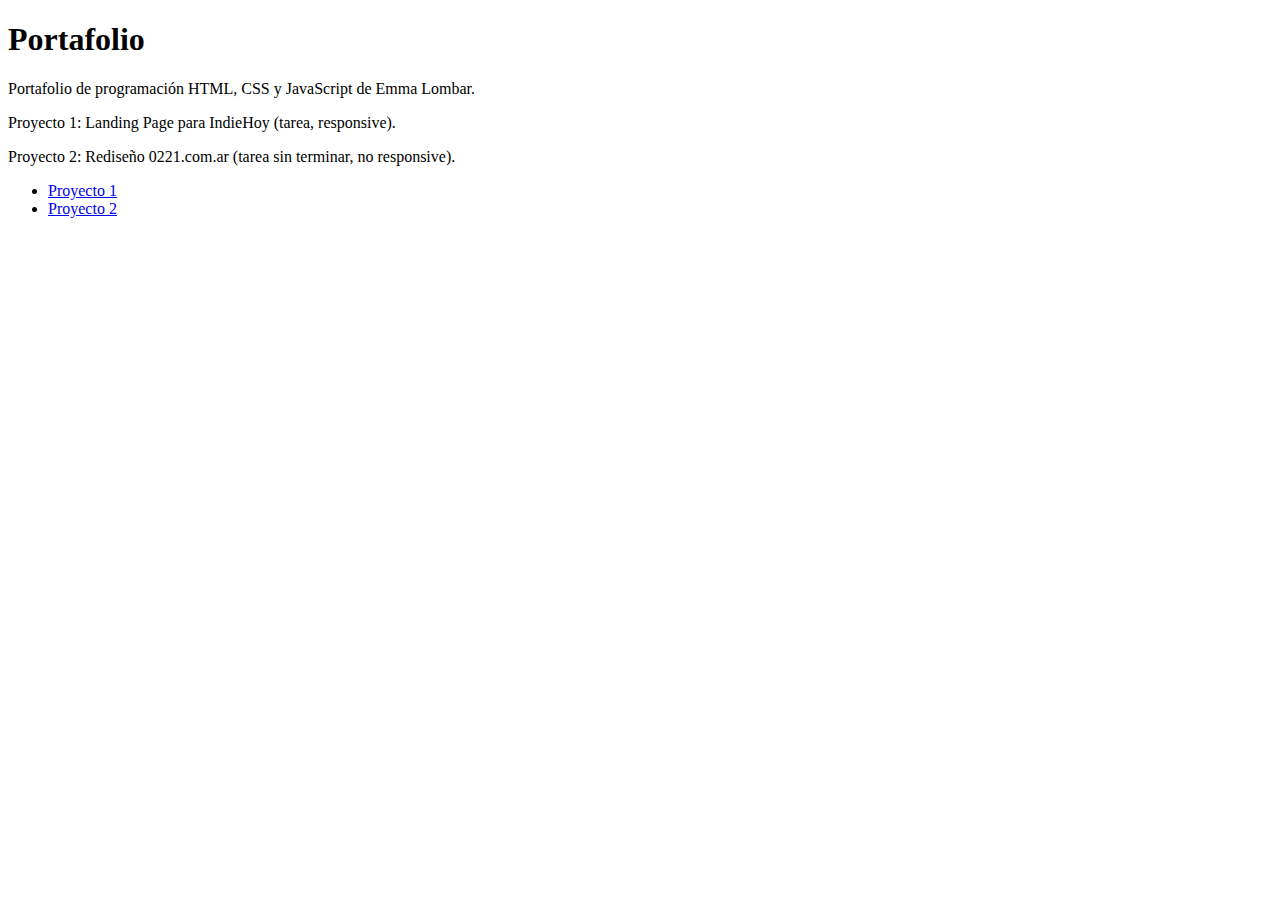
<file: index.html>
<!DOCTYPE html>
<html lang="es">
<head>
    <meta charset="UTF-8">
    <meta name="viewport" content="width=device-width, initial-scale=1.0">
    <title>Portafolio</title>
</head>
<body>
    <h1>Portafolio</h1>
    <p>Portafolio de programación HTML, CSS y JavaScript de Emma Lombar. </p>
    <p>Proyecto 1: Landing Page para IndieHoy (tarea, responsive). </p>
    <p> Proyecto 2: Rediseño 0221.com.ar (tarea sin terminar, no responsive).</p>
   
    <ul>
        <li><a href="proyecto1/index.html">Proyecto 1</a></li>
        <li><a href="proyecto2/index.html">Proyecto 2</a></li>
    </ul>
</body>
</html>
</file>
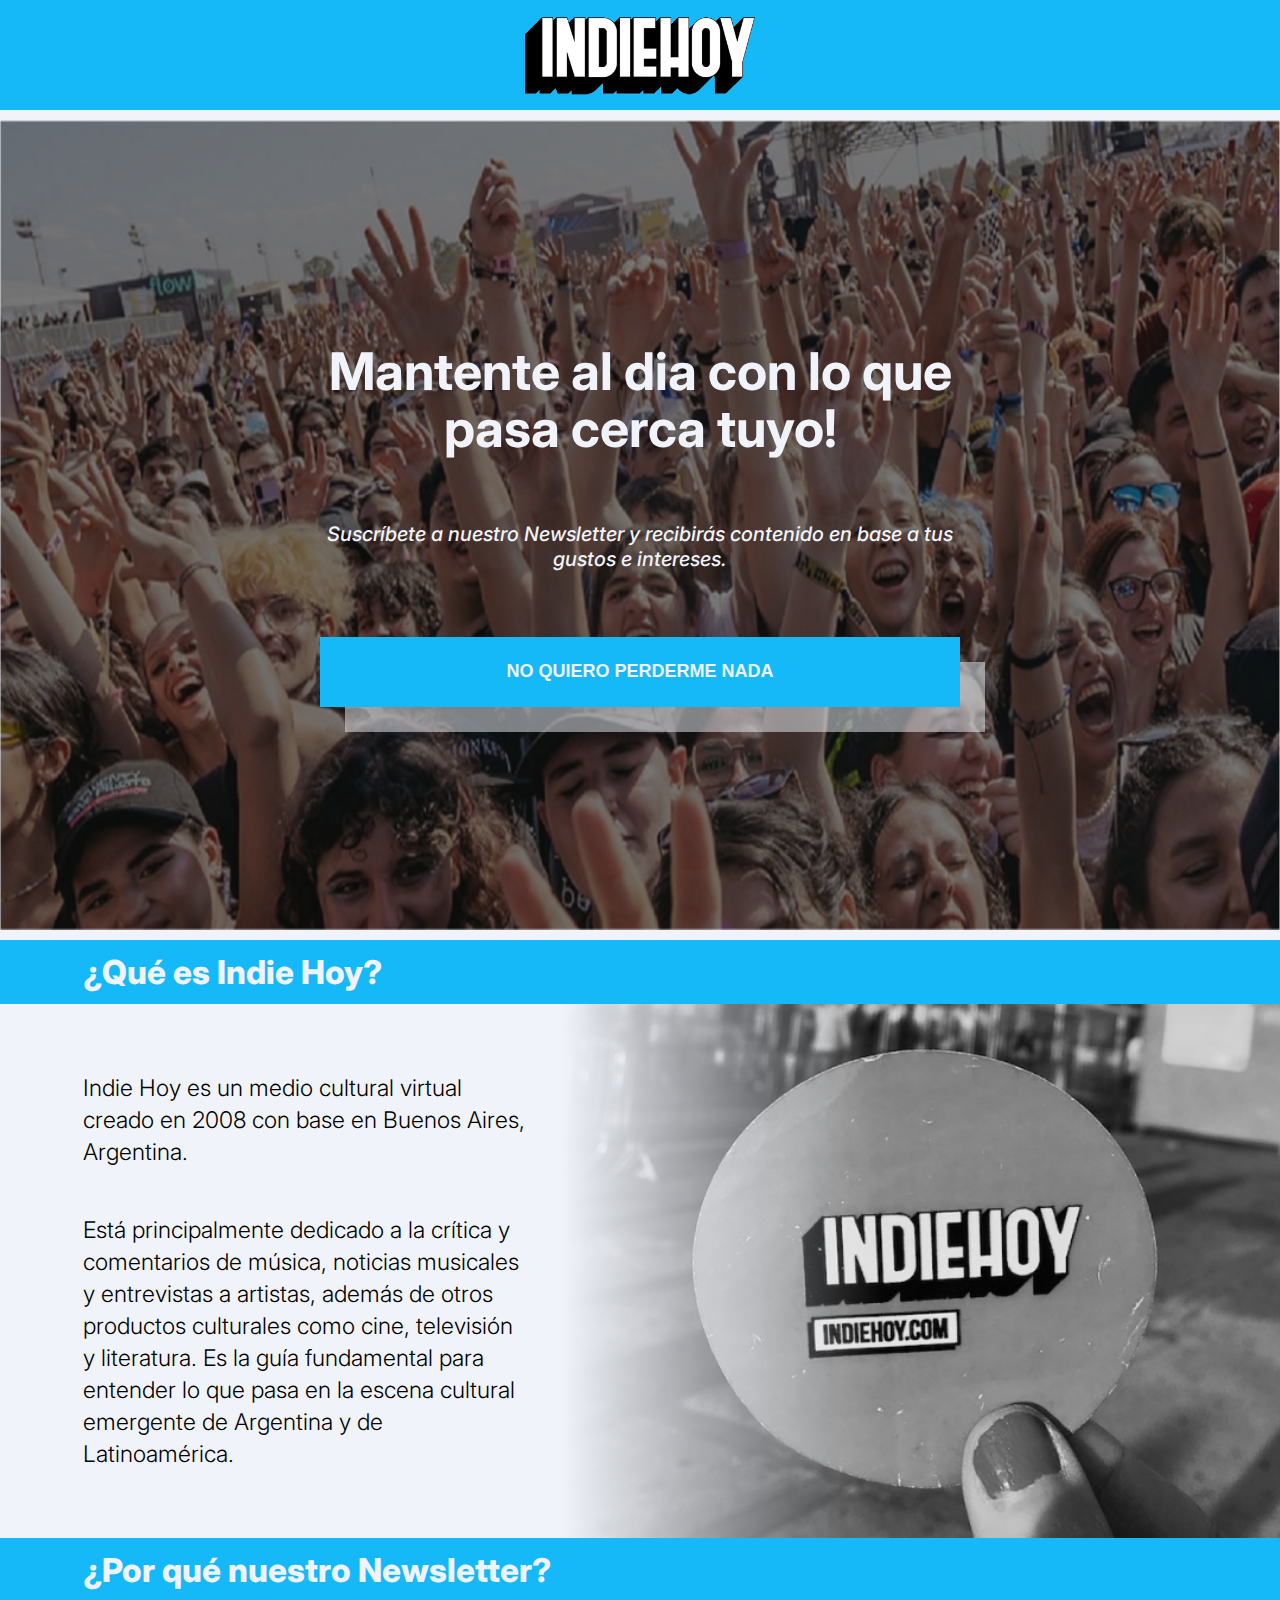
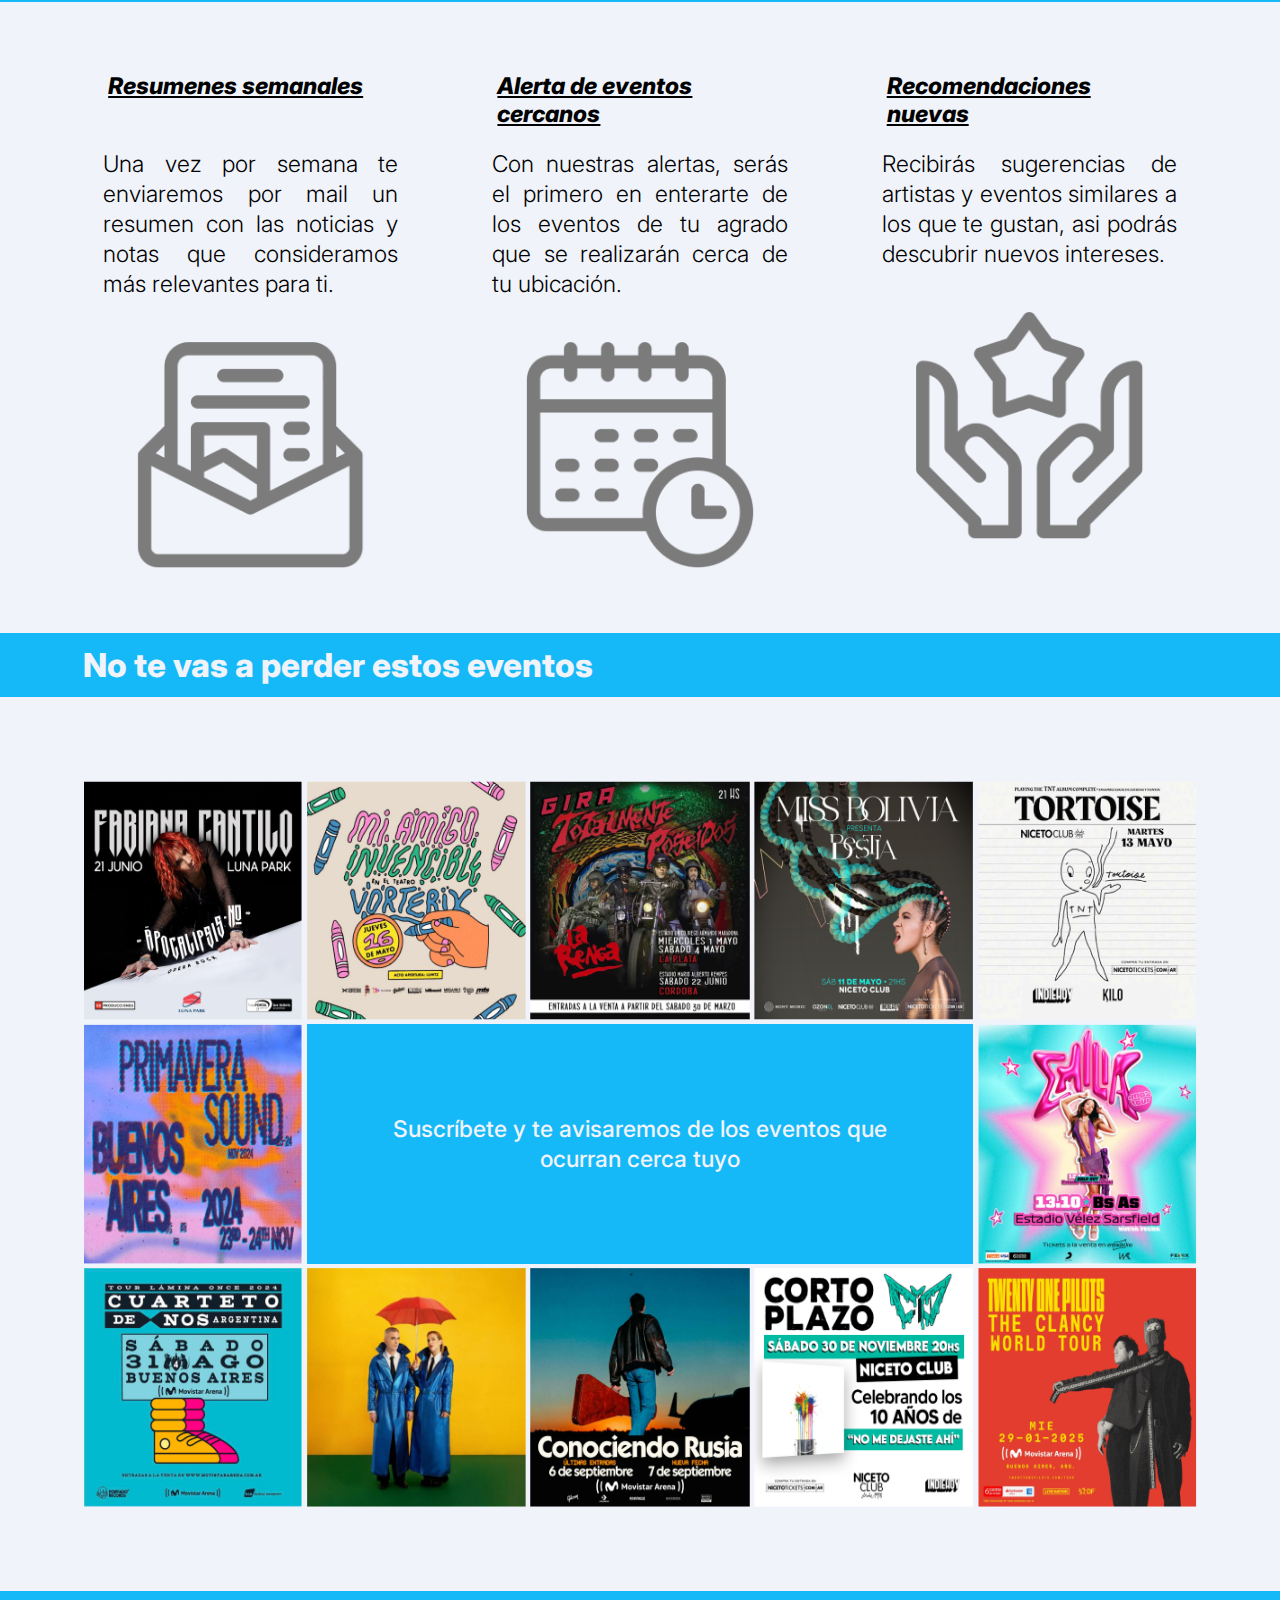
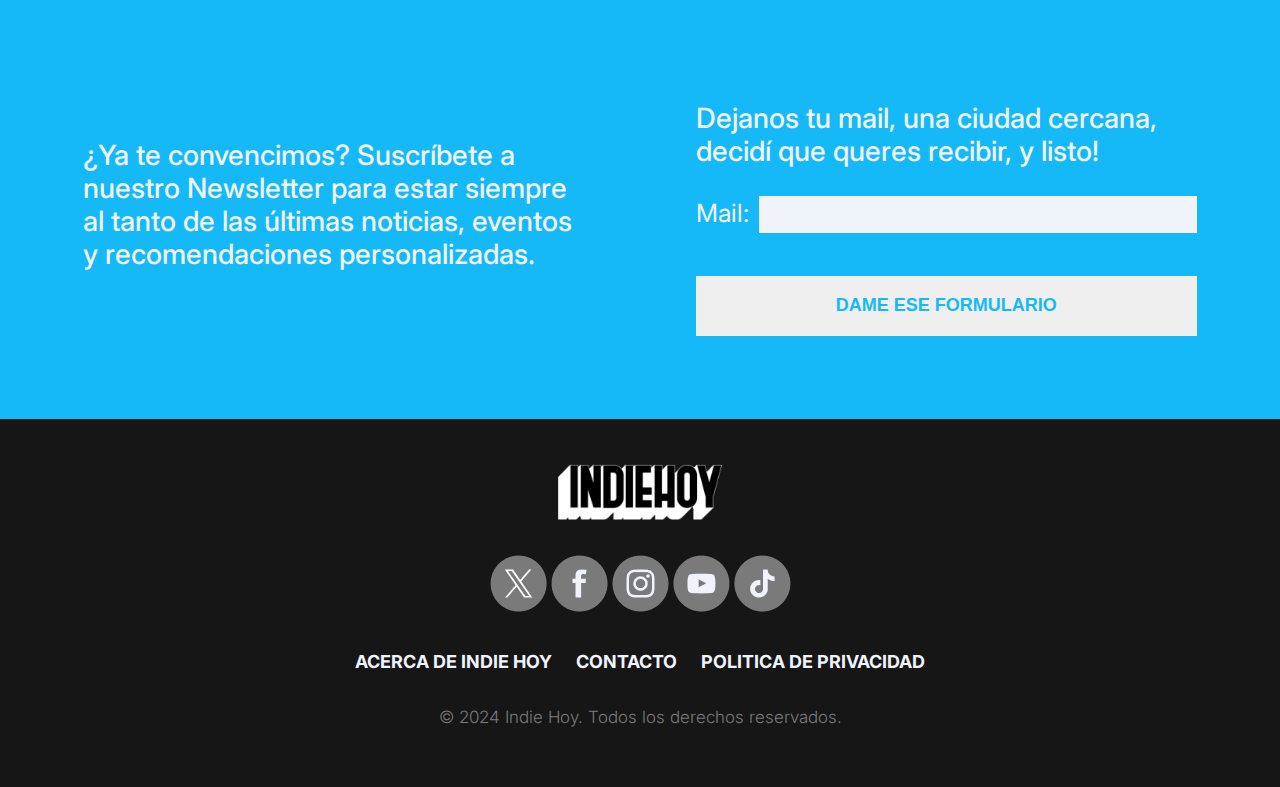
<file: proyecto1/index.html>
<!DOCTYPE html>

<html lang="es">
  <head>
    <title>Mantente al dia con lo que te gusta!</title>

    <meta charset="UTF-8" />
    <meta name="viewport" content="width=device-width, initial-scale=1" />

    <meta name="languaje" content="es" />
    <link rel="stylesheet" href="estilo.css" />
  </head>

  <body>
    <header>
      <img src="img/logo-indiehoy.png" alt="Logo IndieHoy" class="logo" />
    </header>

    <section class="portada">
      <div class="fondo">
        <img src="img/lolla desktop.png" alt="Fondo1" class="imagen-fondo" />
        <img src="img/bocas desktop.png" alt="Fondo2" class="imagen-fondo" />
        <img src="img/feria desktop.jpg" alt="Fondo3" class="imagen-fondo" />
      </div>

      <div class="Arriba">
        <h1>Mantente al dia con lo que pasa cerca tuyo!</h1>

        <p>
          Suscríbete a nuestro Newsletter y recibirás contenido en base a tus
          gustos e intereses.
        </p>

        <button class="boton-uno" id="abrir">NO QUIERO PERDERME NADA</button>

        <div class="overlay-pop" id="overlay-pop"></div>

        <div class="popup" id="popup">
          <button class="cerrar" id="cerrar">X</button>
          <div class="popup-contenido" id="form">
            <h3>Únete a nuestro Newsletter</h3>
            <p>
              Recibe información sobre eventos, música y más, todo adaptado a
              tus intereses, directamente en tu correo.
            </p>

            <form id="form">
              <div class="nombre">
                <label for="nombre">Nombre:</label>
                <input type="text" name="nombre" id="nombre" required="true" />
              </div>
              <div class="mail">
                <label for="mail">Mail:</label>
                <input type="text" name="mail" id="mail" required="true" />
              </div>
              <div class="ciudad">
                <div id="ciudadeinfo">
                  <label for="ciudad">Ciudad:</label>

                  <div class="contenedor-info">
                    <input type="checkbox" id="info" class="info-checkbox" />
                    <label for="info" class="info-boton">
                      <img
                        src="img/informacion.png"
                        alt="Icono de informacion"
                        class="clickable-image"
                      />
                    </label>
                    <div class="overlay" id="overlay">
                      <div class="info-contenido">
                        <p>
                          Se pide para enviarte alertas<br />
                          de eventos cercanos (hasta<br />50Km) a la ciudad que
                          pongas.
                        </p>
                      </div>
                    </div>
                  </div>
                </div>

                <select name="ciudades" id="ciudades" required="true">
                  <option value="">Selecciona una ubicación...</option>
                  <option value="Buenos Aires">Buenos Aires</option>
                  <option value="Córdoba">Córdoba</option>
                  <option value="Rosario">Rosario</option>
                  <option value="Mendoza">Mendoza</option>
                  <option value="Tucumán">Tucumán</option>
                  <option value="La Plata">La Plata</option>
                  <option value="Mar del Plata">Mar del Plata</option>
                  <option value="Salta">Salta</option>
                </select>
              </div>

              <label for="intereses">¿Cuales son tus intereses?</label>

              <div id="intereses">
                <div class="check">
                  <input type="checkbox" name="recitales" class="opciones" />
                  <label for="checkbox1">Recitales</label>
                </div>
                <div class="check">
                  <input type="checkbox" name="historias" class="opciones" />
                  <label for="checkbox2">Historias</label>
                </div>
                <div class="check">
                  <input type="checkbox" name="entrevistas" class="opciones" />
                  <label for="checkbox3">Entrevistas</label>
                </div>
                <div class="check">
                  <input type="checkbox" name="peliculas" class="opciones" />
                  <label for="checkbox4">Peliculas</label>
                </div>
                <div class="check">
                  <input type="checkbox" name="series" class="opciones" />
                  <label for="checkbox5">Series</label>
                </div>
                <div class="check">
                  <input type="checkbox" name="libros" class="opciones" />
                  <label for="checkbox6">Libros</label>
                </div>
                <div class="check">
                  <input type="checkbox" name="arte" class="opciones" />
                  <label for="checkbox7">Arte</label>
                </div>
                <div class="check">
                  <input type="checkbox" name="comics" class="opciones" />
                  <label for="checkbox8">Comics</label>
                </div>
              </div>

              <input type="submit" id="enviar" value="ENVIAME EL NEWSLETTER" />
            </form>
          </div>

          <div class="feedback oculto" id="feedback">
            <h1>
              ¡Gracias por suscribirte, <span id="nombre-placeholder"></span>!
            </h1>
            <p>
              Te mantendremos al tanto de las últimas noticias y eventos. Pronto
              recibirás un correo de confirmación en
              <span id="mail-placeholder"></span>.
            </p>
            <p>Estamos emocionados de tenerte con nosotros</p>
          </div>
        </div>
      </div>
    </section>

    <div class="titulo-seccion">
      <h2>¿Qué es Indie Hoy?</h2>
    </div>

    <section id="uno">
      <div class="parrafo">
        <p>
          Indie Hoy es un medio cultural virtual creado en 2008 con base en
          Buenos Aires, Argentina.
        </p>
        <p>
          Está principalmente dedicado a la crítica y comentarios de música,
          noticias musicales y entrevistas a artistas, además de otros productos
          culturales como cine, televisión y literatura. Es la guía fundamental
          para entender lo que pasa en la escena cultural emergente de Argentina
          y de Latinoamérica.
        </p>
      </div>
      <div class="contenedor-degradado">
        <img src="img/Imagen1.png" alt="Sticker de Indie Hoy" />
        <div class="degradado"></div>
      </div>
    </section>

    <div class="titulo-seccion">
      <h2>¿Por qué nuestro Newsletter?</h2>
    </div>

    <section id="dos">
      <div class="flex">
        <div id="centrado">
          <h4>Resumenes semanales</h4>
          <p>
            Una vez por semana te enviaremos por mail un resumen con las
            noticias y notas que consideramos más relevantes para ti.
          </p>
        </div>
        <div class="imagen-contenedor">
          <img src="img/image 1.png" alt="Icono1" />
        </div>
      </div>

      <div class="flex">
        <div id="centrado">
          <h4>Alerta de eventos cercanos</h4>
          <p>
            Con nuestras alertas, serás el primero en enterarte de los eventos
            de tu agrado que se realizarán cerca de tu ubicación.
          </p>
        </div>
        <div class="imagen-contenedor">
          <img src="img/image 2.png" alt="Icono2" />
        </div>
      </div>

      <div class="flex">
        <div id="centrado">
          <h4>Recomendaciones nuevas</h4>
          <p>
            Recibirás sugerencias de artistas y eventos similares a los que te
            gustan, asi podrás descubrir nuevos intereses.
          </p>
        </div>
        <div class="imagen-contenedor">
          <img src="img/image 3.png" alt="Icono3" />
        </div>
      </div>
    </section>

    <div class="titulo-seccion">
      <h2>No te vas a perder estos eventos</h2>
    </div>

    <section id="tres">
      <img src="img/flyer1.png" alt="flyer1" />
      <img src="img/flyer2.png" alt="flyer2" />
      <img src="img/flyer3.png" alt="flyer3" />
      <img src="img/flyer4.png" alt="flyer4" />
      <img src="img/flyer5.png" alt="flyer5" />
      <img src="img/flyer6.png" alt="flyer6" />

      <div class="texto3">
        <p>Suscríbete y te avisaremos de los eventos que ocurran cerca tuyo</p>
      </div>

      <img src="img/flyer7.png" alt="flyer7" />
      <img src="img/flyer8.png" alt="flyer8" />
      <img src="img/flyer9.png" alt="flyer9" />
      <img src="img/flyer10.png" alt="flyer10" />
      <img src="img/flyer11.png" alt="flyer11" />
      <img src="img/flyer12.png" alt="flyer12" />
    </section>

    <section class="formulario-final">
      <p>
        ¿Ya te convencimos? Suscríbete a nuestro Newsletter para estar siempre
        al tanto de las últimas noticias, eventos y recomendaciones
        personalizadas.
      </p>

      <div class="flex-formulario-final">
        <p>
          Dejanos tu mail, una ciudad cercana, decidí que queres recibir, y
          listo!
        </p>
        <form>
          <div id="mailfinal">
            <label for="mail">Mail:</label>
            <input type="text" name="mail" id="maildos" required="true" />
          </div>

          <button type="button" class="boton-dos" id="abrirdos">
            DAME ESE FORMULARIO
          </button>
        </form>
      </div>
    </section>

    <footer>
      <div class="footer">
        <img
          src="img/logo-indiehoy-oscuro.png"
          alt="Logo IndieHoy oscuro"
          class="logo-oscuro"
        />
        <div id="redes">
          <img src="img/X.png" alt="X" />
          <img src="img/FB.png" alt="FB" />
          <img src="img/IG.png" alt="IG" />
          <img src="img/YuTu.png" alt="YouTube" />
          <img src="img/TikTok.png" alt="TikTok" />
        </div>

        <div class="acercade">
          <p>ACERCA DE INDIE HOY</p>
          <p>CONTACTO</p>
          <p>POLITICA DE PRIVACIDAD</p>
        </div>

        <p class="final">© 2024 Indie Hoy. Todos los derechos reservados.</p>
      </div>
    </footer>

    <script src="./script.js"></script>
  </body>
</html>
</file>
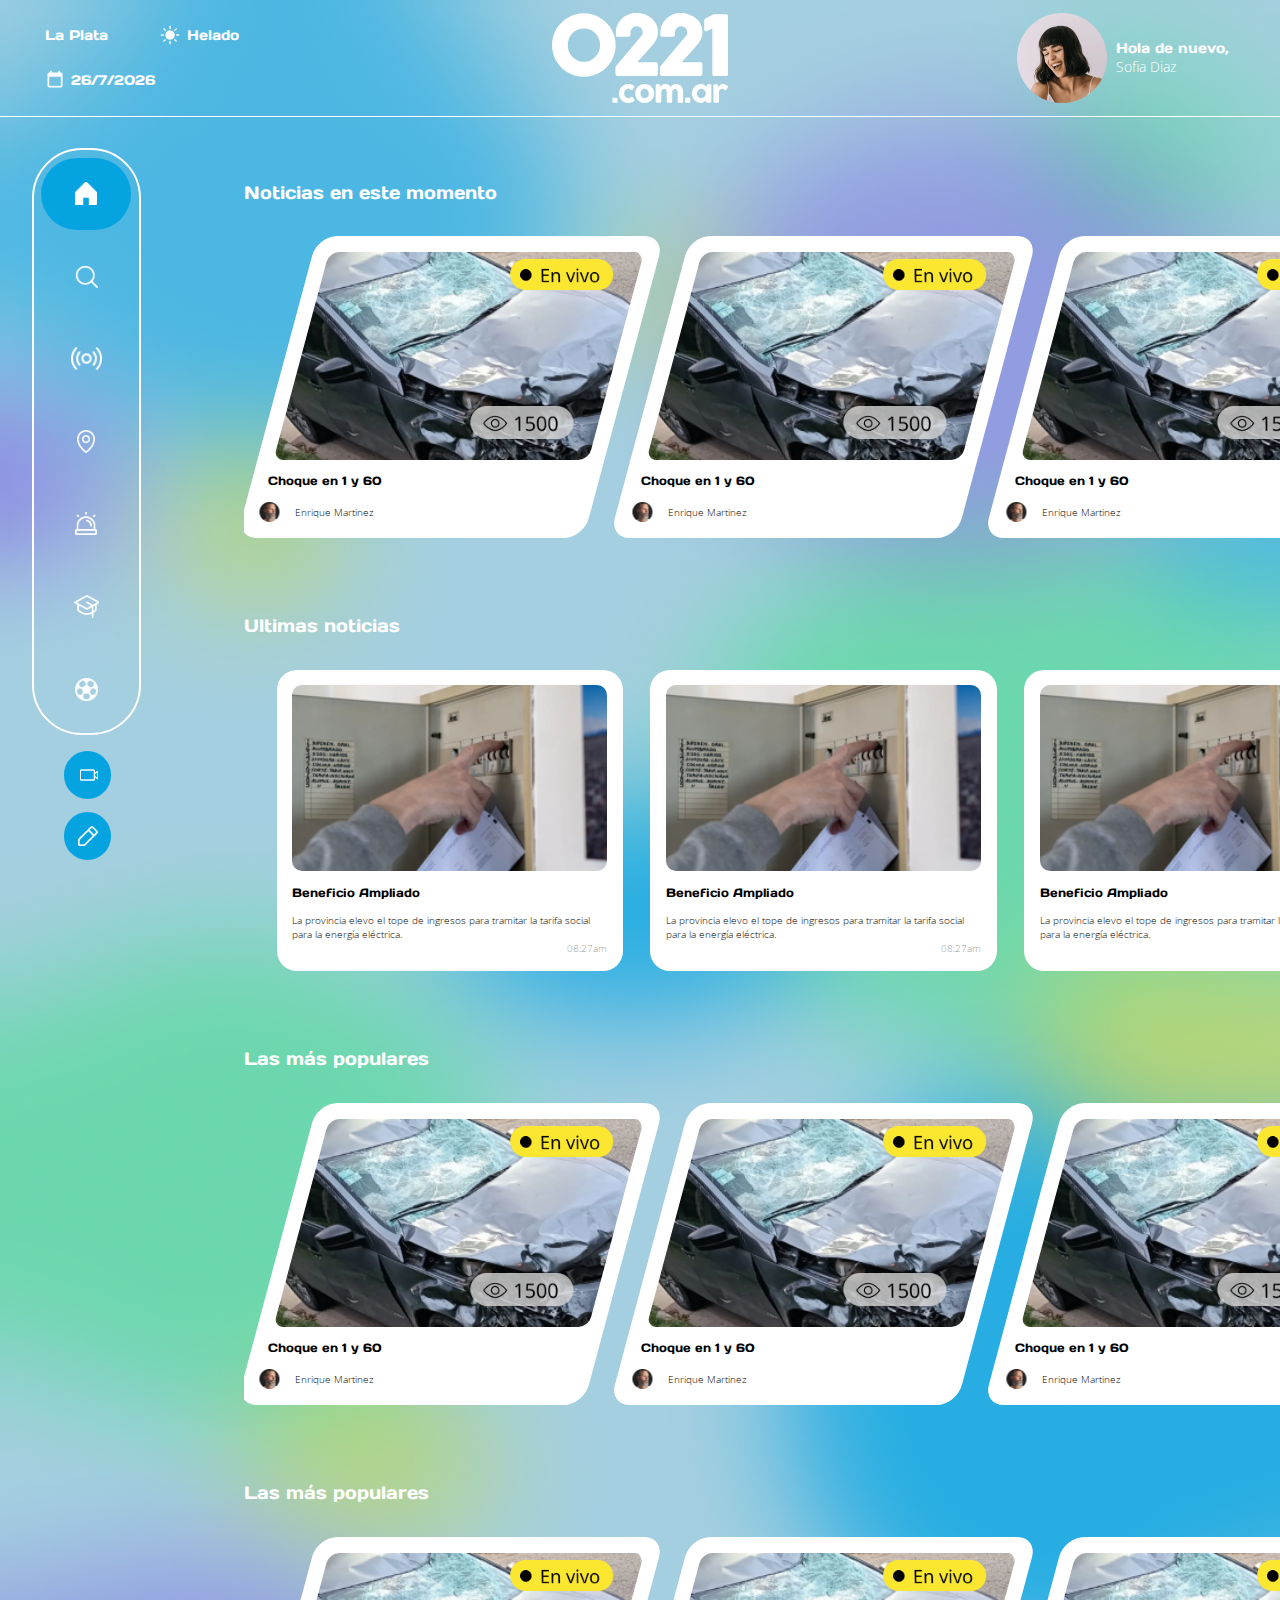
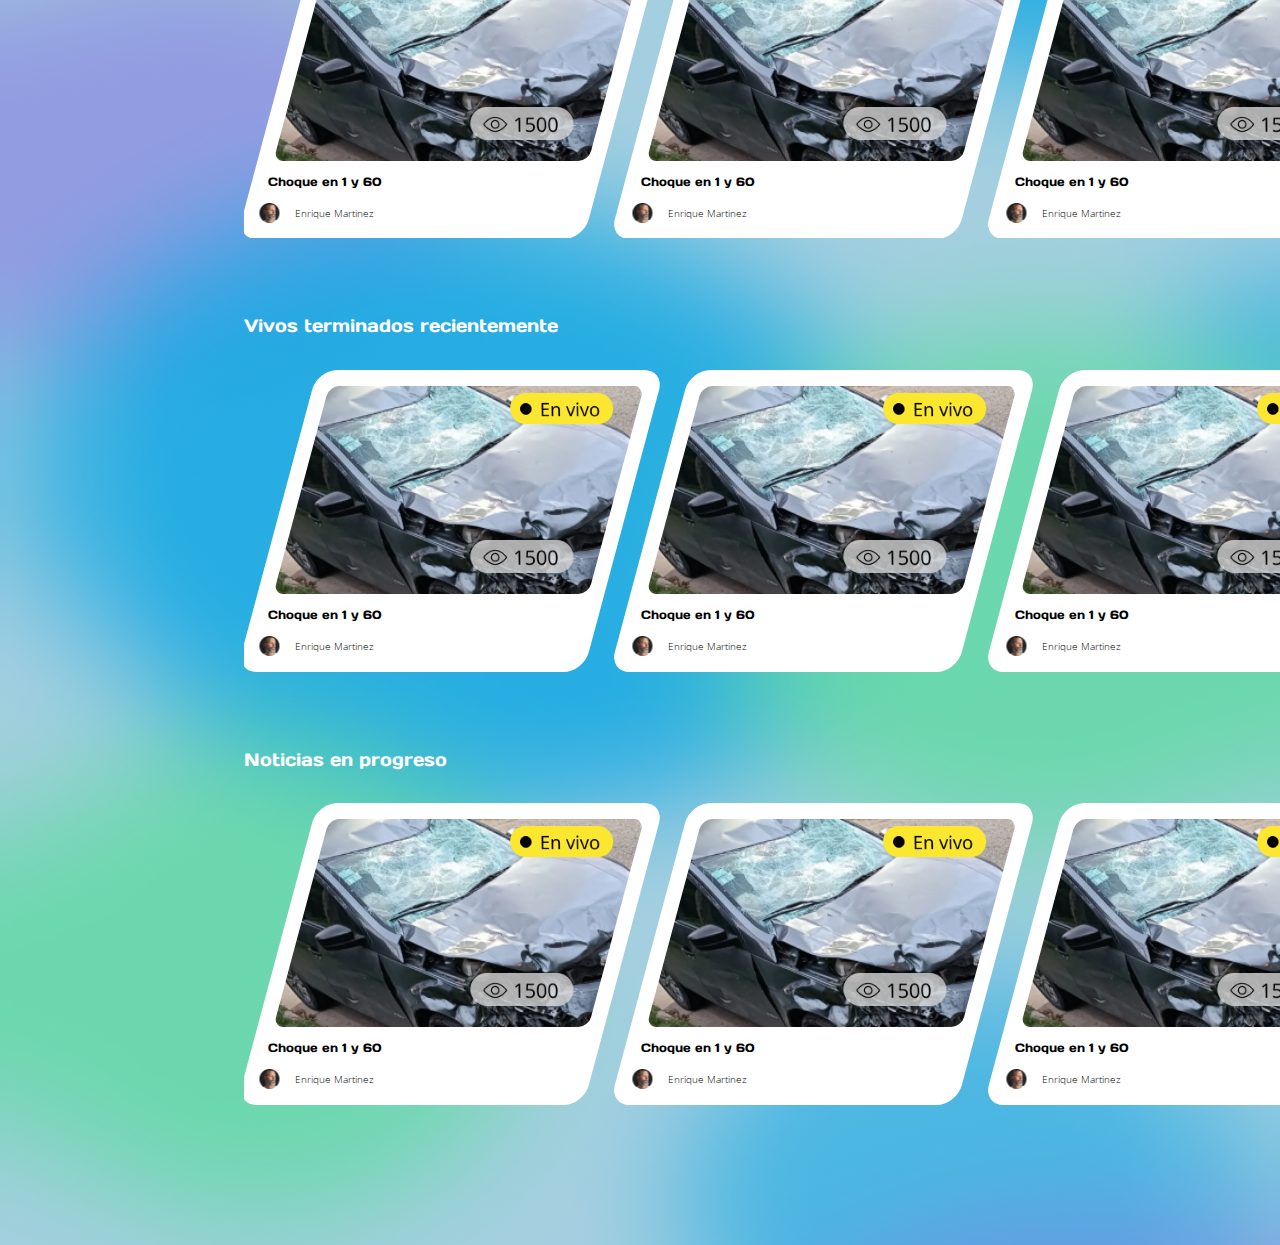
<file: proyecto2/index.html>
<!DOCTYPE html>

<html lang="es">
  <head>
    <title>0221.com.ar</title>

    <meta charset="UTF-8" />
    <meta name="viewport" content="width=device-width, initial-scale=1" />

    <meta name="languaje" content="es" />
    <link rel="stylesheet" href="estilo.css" />
  </head>

  <body>
    <header>
      <div>
        <div class="primero">
          <h4>La Plata</h4>
          <div class="clima">
            <img src="img/sol.png" alt="png sol" />
            <h4>Helado</h4>
          </div>
        </div>
        <div class="segundo">
          <img src="img/calendario.png" alt="png calendario" />
          <div id="fecha"></div>
        </div>
      </div>

      <div><img src="img/main-logo.svg" alt="logo0221" /></div>

      <div class="usuario-logueado">
        <img src="img/perfil1.png" alt="icono perfil" />
        <div>
          <h4>Hola de nuevo,</h4>
          <h5>Sofia Diaz</h5>
        </div>
      </div>
    </header>

    <div class="nav">
      <nav>
        <div class="nav-item" data-section="home">
          <img src="img/casa.png" alt="icono casita" />
        </div>
        <div class="nav-item" data-section="busqueda">
          <img src="img/lupa.png" alt="icono busqueda" />
        </div>
        <div class="nav-item" data-section="vivos">
          <img src="img/vivo.png" alt="icono vivos" />
        </div>
        <div class="nav-item" data-section="ubicacion">
          <img src="img/Location.png" alt="icono ubicacion" />
        </div>
        <div class="nav-item" data-section="alarma">
          <img src="img/sirena.png" alt="icono alarma" />
        </div>
        <div class="nav-item" data-section="universidad">
          <img src="img/gorro.png" alt="icono universidad" />
        </div>
        <div class="nav-item" data-section="futbol">
          <img src="img/Vector.png" alt="icono futbol" />
        </div>
      </nav>
      <div class="botones">
        <div class="boton">
          <img src="img/camara.png" alt="icono camara" />
        </div>

        <div class="boton">
          <img src="img/lapiz.png" alt="icono lapiz" />
        </div>
      </div>
    </div>

    <div class="content-container">
      <div class="contents" id="home-section">
        <div class="fila">
          <h1>Noticias en este momento</h1>

          <div class="carrusel">
            <div class="card-vivo">
              <div class="en-vivo">
                <img src="img/envivo.png" alt="en vivo" />
                <img src="img/vistas.png" alt="visitantes" />
              </div>
              <div class="imagen">
                <img src="img/vivo1.png" alt="miniatura vivo" />
              </div>

              <h2>Choque en 1 y 60</h2>
              <div class="usuario">
                <img src="img/perfil2.png" alt="perfil2" />
                <h3>Enrique Martinez</h3>
              </div>
            </div>

            <div class="card-vivo">
              <div class="en-vivo">
                <img src="img/envivo.png" alt="en vivo" />
                <img src="img/vistas.png" alt="visitantes" />
              </div>
              <div class="imagen">
                <img src="img/vivo1.png" alt="miniatura vivo" />
              </div>

              <h2>Choque en 1 y 60</h2>
              <div class="usuario">
                <img src="img/perfil2.png" alt="perfil2" />
                <h3>Enrique Martinez</h3>
              </div>
            </div>

            <div class="card-vivo">
              <div class="en-vivo">
                <img src="img/envivo.png" alt="en vivo" />
                <img src="img/vistas.png" alt="visitantes" />
              </div>
              <div class="imagen">
                <img src="img/vivo1.png" alt="miniatura vivo" />
              </div>

              <h2>Choque en 1 y 60</h2>
              <div class="usuario">
                <img src="img/perfil2.png" alt="perfil2" />
                <h3>Enrique Martinez</h3>
              </div>
            </div>

            <div class="card-vivo">
              <div class="en-vivo">
                <img src="img/envivo.png" alt="en vivo" />
                <img src="img/vistas.png" alt="visitantes" />
              </div>
              <div class="imagen">
                <img src="img/vivo1.png" alt="miniatura vivo" />
              </div>

              <h2>Choque en 1 y 60</h2>
              <div class="usuario">
                <img src="img/perfil2.png" alt="perfil2" />
                <h3>Enrique Martinez</h3>
              </div>
            </div>

            <div class="card-vivo">
              <div class="en-vivo">
                <img src="img/envivo.png" alt="en vivo" />
                <img src="img/vistas.png" alt="visitantes" />
              </div>
              <div class="imagen">
                <img src="img/vivo1.png" alt="miniatura vivo" />
              </div>

              <h2>Choque en 1 y 60</h2>
              <div class="usuario">
                <img src="img/perfil2.png" alt="perfil2" />
                <h3>Enrique Martinez</h3>
              </div>
            </div>

            <div class="card-vivo">
              <div class="en-vivo">
                <img src="img/envivo.png" alt="en vivo" />
                <img src="img/vistas.png" alt="visitantes" />
              </div>
              <div class="imagen">
                <img src="img/vivo1.png" alt="miniatura vivo" />
              </div>

              <h2>Choque en 1 y 60</h2>
              <div class="usuario">
                <img src="img/perfil2.png" alt="perfil2" />
                <h3>Enrique Martinez</h3>
              </div>
            </div>

            <div class="card-vivo">
              <div class="en-vivo">
                <img src="img/envivo.png" alt="en vivo" />
                <img src="img/vistas.png" alt="visitantes" />
              </div>
              <div class="imagen">
                <img src="img/vivo1.png" alt="miniatura vivo" />
              </div>

              <h2>Choque en 1 y 60</h2>
              <div class="usuario">
                <img src="img/perfil2.png" alt="perfil2" />
                <h3>Enrique Martinez</h3>
              </div>
            </div>

            <div class="card-vivo">
              <div class="en-vivo">
                <img src="img/envivo.png" alt="en vivo" />
                <img src="img/vistas.png" alt="visitantes" />
              </div>
              <div class="imagen">
                <img src="img/vivo1.png" alt="miniatura vivo" />
              </div>

              <h2>Choque en 1 y 60</h2>
              <div class="usuario">
                <img src="img/perfil2.png" alt="perfil2" />
                <h3>Enrique Martinez</h3>
              </div>
            </div>
          </div>
        </div>

        <div class="fila">
          <h1>Ultimas noticias</h1>

          <div class="carrusel">
            <div class="card-noticia">
              <div class="imagen">
                <img src="img/image 11.png" alt="miniatura vivo" />
              </div>

              <h2>Beneficio Ampliado</h2>
              <div class="noti">
                <h3>
                  La provincia elevo el tope de ingresos para tramitar la tarifa
                  social para la energía eléctrica.
                </h3>
                <p>08:27am</p>
              </div>
            </div>
            <div class="card-noticia">
              <div class="imagen">
                <img src="img/image 11.png" alt="miniatura vivo" />
              </div>

              <h2>Beneficio Ampliado</h2>
              <div class="noti">
                <h3>
                  La provincia elevo el tope de ingresos para tramitar la tarifa
                  social para la energía eléctrica.
                </h3>
                <p>08:27am</p>
              </div>
            </div>
            <div class="card-noticia">
              <div class="imagen">
                <img src="img/image 11.png" alt="miniatura vivo" />
              </div>

              <h2>Beneficio Ampliado</h2>
              <div class="noti">
                <h3>
                  La provincia elevo el tope de ingresos para tramitar la tarifa
                  social para la energía eléctrica.
                </h3>
                <p>08:27am</p>
              </div>
            </div>
            <div class="card-noticia">
              <div class="imagen">
                <img src="img/image 11.png" alt="miniatura vivo" />
              </div>

              <h2>Beneficio Ampliado</h2>
              <div class="noti">
                <h3>
                  La provincia elevo el tope de ingresos para tramitar la tarifa
                  social para la energía eléctrica.
                </h3>
                <p>08:27am</p>
              </div>
            </div>
            <div class="card-noticia">
              <div class="imagen">
                <img src="img/image 11.png" alt="miniatura vivo" />
              </div>

              <h2>Beneficio Ampliado</h2>
              <div class="noti">
                <h3>
                  La provincia elevo el tope de ingresos para tramitar la tarifa
                  social para la energía eléctrica.
                </h3>
                <p>08:27am</p>
              </div>
            </div>
            <div class="card-noticia">
              <div class="imagen">
                <img src="img/image 11.png" alt="miniatura vivo" />
              </div>

              <h2>Beneficio Ampliado</h2>
              <div class="noti">
                <h3>
                  La provincia elevo el tope de ingresos para tramitar la tarifa
                  social para la energía eléctrica.
                </h3>
                <p>08:27am</p>
              </div>
            </div>
            <div class="card-noticia">
              <div class="imagen">
                <img src="img/image 11.png" alt="miniatura noti" />
              </div>

              <h2>Beneficio Ampliado</h2>
              <div class="noti">
                <h3>
                  La provincia elevo el tope de ingresos para tramitar la tarifa
                  social para la energía eléctrica.
                </h3>
                <p>08:27am</p>
              </div>
            </div>
          </div>
        </div>

        <div class="fila">
          <h1>Las más populares</h1>

          <div class="carrusel">
            <div class="card-vivo">
              <div class="en-vivo">
                <img src="img/envivo.png" alt="en vivo" />
                <img src="img/vistas.png" alt="visitantes" />
              </div>
              <div class="imagen">
                <img src="img/vivo1.png" alt="miniatura vivo" />
              </div>

              <h2>Choque en 1 y 60</h2>
              <div class="usuario">
                <img src="img/perfil2.png" alt="perfil2" />
                <h3>Enrique Martinez</h3>
              </div>
            </div>

            <div class="card-vivo">
              <div class="en-vivo">
                <img src="img/envivo.png" alt="en vivo" />
                <img src="img/vistas.png" alt="visitantes" />
              </div>
              <div class="imagen">
                <img src="img/vivo1.png" alt="miniatura vivo" />
              </div>

              <h2>Choque en 1 y 60</h2>
              <div class="usuario">
                <img src="img/perfil2.png" alt="perfil2" />
                <h3>Enrique Martinez</h3>
              </div>
            </div>

            <div class="card-vivo">
              <div class="en-vivo">
                <img src="img/envivo.png" alt="en vivo" />
                <img src="img/vistas.png" alt="visitantes" />
              </div>
              <div class="imagen">
                <img src="img/vivo1.png" alt="miniatura vivo" />
              </div>

              <h2>Choque en 1 y 60</h2>
              <div class="usuario">
                <img src="img/perfil2.png" alt="perfil2" />
                <h3>Enrique Martinez</h3>
              </div>
            </div>

            <div class="card-vivo">
              <div class="en-vivo">
                <img src="img/envivo.png" alt="en vivo" />
                <img src="img/vistas.png" alt="visitantes" />
              </div>
              <div class="imagen">
                <img src="img/vivo1.png" alt="miniatura vivo" />
              </div>

              <h2>Choque en 1 y 60</h2>
              <div class="usuario">
                <img src="img/perfil2.png" alt="perfil2" />
                <h3>Enrique Martinez</h3>
              </div>
            </div>

            <div class="card-vivo">
              <div class="en-vivo">
                <img src="img/envivo.png" alt="en vivo" />
                <img src="img/vistas.png" alt="visitantes" />
              </div>
              <div class="imagen">
                <img src="img/vivo1.png" alt="miniatura vivo" />
              </div>

              <h2>Choque en 1 y 60</h2>
              <div class="usuario">
                <img src="img/perfil2.png" alt="perfil2" />
                <h3>Enrique Martinez</h3>
              </div>
            </div>

            <div class="card-vivo">
              <div class="en-vivo">
                <img src="img/envivo.png" alt="en vivo" />
                <img src="img/vistas.png" alt="visitantes" />
              </div>
              <div class="imagen">
                <img src="img/vivo1.png" alt="miniatura vivo" />
              </div>

              <h2>Choque en 1 y 60</h2>
              <div class="usuario">
                <img src="img/perfil2.png" alt="perfil2" />
                <h3>Enrique Martinez</h3>
              </div>
            </div>

            <div class="card-vivo">
              <div class="en-vivo">
                <img src="img/envivo.png" alt="en vivo" />
                <img src="img/vistas.png" alt="visitantes" />
              </div>
              <div class="imagen">
                <img src="img/vivo1.png" alt="miniatura vivo" />
              </div>

              <h2>Choque en 1 y 60</h2>
              <div class="usuario">
                <img src="img/perfil2.png" alt="perfil2" />
                <h3>Enrique Martinez</h3>
              </div>
            </div>

            <div class="card-vivo">
              <div class="en-vivo">
                <img src="img/envivo.png" alt="en vivo" />
                <img src="img/vistas.png" alt="visitantes" />
              </div>
              <div class="imagen">
                <img src="img/vivo1.png" alt="miniatura vivo" />
              </div>

              <h2>Choque en 1 y 60</h2>
              <div class="usuario">
                <img src="img/perfil2.png" alt="perfil2" />
                <h3>Enrique Martinez</h3>
              </div>
            </div>
          </div>
        </div>

        <div class="fila">
          <h1>Las más populares</h1>

          <div class="carrusel">
            <div class="card-vivo">
              <div class="en-vivo">
                <img src="img/envivo.png" alt="en vivo" />
                <img src="img/vistas.png" alt="visitantes" />
              </div>
              <div class="imagen">
                <img src="img/vivo1.png" alt="miniatura vivo" />
              </div>

              <h2>Choque en 1 y 60</h2>
              <div class="usuario">
                <img src="img/perfil2.png" alt="perfil2" />
                <h3>Enrique Martinez</h3>
              </div>
            </div>

            <div class="card-vivo">
              <div class="en-vivo">
                <img src="img/envivo.png" alt="en vivo" />
                <img src="img/vistas.png" alt="visitantes" />
              </div>
              <div class="imagen">
                <img src="img/vivo1.png" alt="miniatura vivo" />
              </div>

              <h2>Choque en 1 y 60</h2>
              <div class="usuario">
                <img src="img/perfil2.png" alt="perfil2" />
                <h3>Enrique Martinez</h3>
              </div>
            </div>

            <div class="card-vivo">
              <div class="en-vivo">
                <img src="img/envivo.png" alt="en vivo" />
                <img src="img/vistas.png" alt="visitantes" />
              </div>
              <div class="imagen">
                <img src="img/vivo1.png" alt="miniatura vivo" />
              </div>

              <h2>Choque en 1 y 60</h2>
              <div class="usuario">
                <img src="img/perfil2.png" alt="perfil2" />
                <h3>Enrique Martinez</h3>
              </div>
            </div>

            <div class="card-vivo">
              <div class="en-vivo">
                <img src="img/envivo.png" alt="en vivo" />
                <img src="img/vistas.png" alt="visitantes" />
              </div>
              <div class="imagen">
                <img src="img/vivo1.png" alt="miniatura vivo" />
              </div>

              <h2>Choque en 1 y 60</h2>
              <div class="usuario">
                <img src="img/perfil2.png" alt="perfil2" />
                <h3>Enrique Martinez</h3>
              </div>
            </div>

            <div class="card-vivo">
              <div class="en-vivo">
                <img src="img/envivo.png" alt="en vivo" />
                <img src="img/vistas.png" alt="visitantes" />
              </div>
              <div class="imagen">
                <img src="img/vivo1.png" alt="miniatura vivo" />
              </div>

              <h2>Choque en 1 y 60</h2>
              <div class="usuario">
                <img src="img/perfil2.png" alt="perfil2" />
                <h3>Enrique Martinez</h3>
              </div>
            </div>

            <div class="card-vivo">
              <div class="en-vivo">
                <img src="img/envivo.png" alt="en vivo" />
                <img src="img/vistas.png" alt="visitantes" />
              </div>
              <div class="imagen">
                <img src="img/vivo1.png" alt="miniatura vivo" />
              </div>

              <h2>Choque en 1 y 60</h2>
              <div class="usuario">
                <img src="img/perfil2.png" alt="perfil2" />
                <h3>Enrique Martinez</h3>
              </div>
            </div>

            <div class="card-vivo">
              <div class="en-vivo">
                <img src="img/envivo.png" alt="en vivo" />
                <img src="img/vistas.png" alt="visitantes" />
              </div>
              <div class="imagen">
                <img src="img/vivo1.png" alt="miniatura vivo" />
              </div>

              <h2>Choque en 1 y 60</h2>
              <div class="usuario">
                <img src="img/perfil2.png" alt="perfil2" />
                <h3>Enrique Martinez</h3>
              </div>
            </div>

            <div class="card-vivo">
              <div class="en-vivo">
                <img src="img/envivo.png" alt="en vivo" />
                <img src="img/vistas.png" alt="visitantes" />
              </div>
              <div class="imagen">
                <img src="img/vivo1.png" alt="miniatura vivo" />
              </div>

              <h2>Choque en 1 y 60</h2>
              <div class="usuario">
                <img src="img/perfil2.png" alt="perfil2" />
                <h3>Enrique Martinez</h3>
              </div>
            </div>
          </div>
        </div>

        <div class="fila">
          <h1>Vivos terminados recientemente</h1>

          <div class="carrusel">
            <div class="card-vivo">
              <div class="en-vivo">
                <img src="img/envivo.png" alt="en vivo" />
                <img src="img/vistas.png" alt="visitantes" />
              </div>
              <div class="imagen">
                <img src="img/vivo1.png" alt="miniatura vivo" />
              </div>

              <h2>Choque en 1 y 60</h2>
              <div class="usuario">
                <img src="img/perfil2.png" alt="perfil2" />
                <h3>Enrique Martinez</h3>
              </div>
            </div>

            <div class="card-vivo">
              <div class="en-vivo">
                <img src="img/envivo.png" alt="en vivo" />
                <img src="img/vistas.png" alt="visitantes" />
              </div>
              <div class="imagen">
                <img src="img/vivo1.png" alt="miniatura vivo" />
              </div>

              <h2>Choque en 1 y 60</h2>
              <div class="usuario">
                <img src="img/perfil2.png" alt="perfil2" />
                <h3>Enrique Martinez</h3>
              </div>
            </div>

            <div class="card-vivo">
              <div class="en-vivo">
                <img src="img/envivo.png" alt="en vivo" />
                <img src="img/vistas.png" alt="visitantes" />
              </div>
              <div class="imagen">
                <img src="img/vivo1.png" alt="miniatura vivo" />
              </div>

              <h2>Choque en 1 y 60</h2>
              <div class="usuario">
                <img src="img/perfil2.png" alt="perfil2" />
                <h3>Enrique Martinez</h3>
              </div>
            </div>

            <div class="card-vivo">
              <div class="en-vivo">
                <img src="img/envivo.png" alt="en vivo" />
                <img src="img/vistas.png" alt="visitantes" />
              </div>
              <div class="imagen">
                <img src="img/vivo1.png" alt="miniatura vivo" />
              </div>

              <h2>Choque en 1 y 60</h2>
              <div class="usuario">
                <img src="img/perfil2.png" alt="perfil2" />
                <h3>Enrique Martinez</h3>
              </div>
            </div>

            <div class="card-vivo">
              <div class="en-vivo">
                <img src="img/envivo.png" alt="en vivo" />
                <img src="img/vistas.png" alt="visitantes" />
              </div>
              <div class="imagen">
                <img src="img/vivo1.png" alt="miniatura vivo" />
              </div>

              <h2>Choque en 1 y 60</h2>
              <div class="usuario">
                <img src="img/perfil2.png" alt="perfil2" />
                <h3>Enrique Martinez</h3>
              </div>
            </div>

            <div class="card-vivo">
              <div class="en-vivo">
                <img src="img/envivo.png" alt="en vivo" />
                <img src="img/vistas.png" alt="visitantes" />
              </div>
              <div class="imagen">
                <img src="img/vivo1.png" alt="miniatura vivo" />
              </div>

              <h2>Choque en 1 y 60</h2>
              <div class="usuario">
                <img src="img/perfil2.png" alt="perfil2" />
                <h3>Enrique Martinez</h3>
              </div>
            </div>

            <div class="card-vivo">
              <div class="en-vivo">
                <img src="img/envivo.png" alt="en vivo" />
                <img src="img/vistas.png" alt="visitantes" />
              </div>
              <div class="imagen">
                <img src="img/vivo1.png" alt="miniatura vivo" />
              </div>

              <h2>Choque en 1 y 60</h2>
              <div class="usuario">
                <img src="img/perfil2.png" alt="perfil2" />
                <h3>Enrique Martinez</h3>
              </div>
            </div>

            <div class="card-vivo">
              <div class="en-vivo">
                <img src="img/envivo.png" alt="en vivo" />
                <img src="img/vistas.png" alt="visitantes" />
              </div>
              <div class="imagen">
                <img src="img/vivo1.png" alt="miniatura vivo" />
              </div>

              <h2>Choque en 1 y 60</h2>
              <div class="usuario">
                <img src="img/perfil2.png" alt="perfil2" />
                <h3>Enrique Martinez</h3>
              </div>
            </div>
          </div>
        </div>

        <div class="fila">
          <h1>Noticias en progreso</h1>

          <div class="carrusel">
            <div class="card-vivo">
              <div class="en-vivo">
                <img src="img/envivo.png" alt="en vivo" />
                <img src="img/vistas.png" alt="visitantes" />
              </div>
              <div class="imagen">
                <img src="img/vivo1.png" alt="miniatura vivo" />
              </div>

              <h2>Choque en 1 y 60</h2>
              <div class="usuario">
                <img src="img/perfil2.png" alt="perfil2" />
                <h3>Enrique Martinez</h3>
              </div>
            </div>

            <div class="card-vivo">
              <div class="en-vivo">
                <img src="img/envivo.png" alt="en vivo" />
                <img src="img/vistas.png" alt="visitantes" />
              </div>
              <div class="imagen">
                <img src="img/vivo1.png" alt="miniatura vivo" />
              </div>

              <h2>Choque en 1 y 60</h2>
              <div class="usuario">
                <img src="img/perfil2.png" alt="perfil2" />
                <h3>Enrique Martinez</h3>
              </div>
            </div>

            <div class="card-vivo">
              <div class="en-vivo">
                <img src="img/envivo.png" alt="en vivo" />
                <img src="img/vistas.png" alt="visitantes" />
              </div>
              <div class="imagen">
                <img src="img/vivo1.png" alt="miniatura vivo" />
              </div>

              <h2>Choque en 1 y 60</h2>
              <div class="usuario">
                <img src="img/perfil2.png" alt="perfil2" />
                <h3>Enrique Martinez</h3>
              </div>
            </div>

            <div class="card-vivo">
              <div class="en-vivo">
                <img src="img/envivo.png" alt="en vivo" />
                <img src="img/vistas.png" alt="visitantes" />
              </div>
              <div class="imagen">
                <img src="img/vivo1.png" alt="miniatura vivo" />
              </div>

              <h2>Choque en 1 y 60</h2>
              <div class="usuario">
                <img src="img/perfil2.png" alt="perfil2" />
                <h3>Enrique Martinez</h3>
              </div>
            </div>

            <div class="card-vivo">
              <div class="en-vivo">
                <img src="img/envivo.png" alt="en vivo" />
                <img src="img/vistas.png" alt="visitantes" />
              </div>
              <div class="imagen">
                <img src="img/vivo1.png" alt="miniatura vivo" />
              </div>

              <h2>Choque en 1 y 60</h2>
              <div class="usuario">
                <img src="img/perfil2.png" alt="perfil2" />
                <h3>Enrique Martinez</h3>
              </div>
            </div>

            <div class="card-vivo">
              <div class="en-vivo">
                <img src="img/envivo.png" alt="en vivo" />
                <img src="img/vistas.png" alt="visitantes" />
              </div>
              <div class="imagen">
                <img src="img/vivo1.png" alt="miniatura vivo" />
              </div>

              <h2>Choque en 1 y 60</h2>
              <div class="usuario">
                <img src="img/perfil2.png" alt="perfil2" />
                <h3>Enrique Martinez</h3>
              </div>
            </div>

            <div class="card-vivo">
              <div class="en-vivo">
                <img src="img/envivo.png" alt="en vivo" />
                <img src="img/vistas.png" alt="visitantes" />
              </div>
              <div class="imagen">
                <img src="img/vivo1.png" alt="miniatura vivo" />
              </div>

              <h2>Choque en 1 y 60</h2>
              <div class="usuario">
                <img src="img/perfil2.png" alt="perfil2" />
                <h3>Enrique Martinez</h3>
              </div>
            </div>

            <div class="card-vivo">
              <div class="en-vivo">
                <img src="img/envivo.png" alt="en vivo" />
                <img src="img/vistas.png" alt="visitantes" />
              </div>
              <div class="imagen">
                <img src="img/vivo1.png" alt="miniatura vivo" />
              </div>

              <h2>Choque en 1 y 60</h2>
              <div class="usuario">
                <img src="img/perfil2.png" alt="perfil2" />
                <h3>Enrique Martinez</h3>
              </div>
            </div>
          </div>
        </div>
      </div>
    </div>

    <script src="./script.js"></script>
  </body>
</html>
</file>
<file: proyecto1/estilo.css>
@import url("https://fonts.googleapis.com/css2?family=Inter:slnt,wght@-10..0,100..900&display=swap");

html {
  font-family: "Inter", sans-serif;
}

body {
  margin: 0px;
  background-color: #f0f3fa;
  width: 100%;
}

header {
  padding: 10px;
  background-color: #16b9f8;
  height: 10vh;
  display: flex;
  justify-content: center;

  .logo {
    width: auto;
    height: 100%;
    display: flex;
  }
}

/*------------------------------------------- ak arranca la portada ------------------------------------------*/

.portada {
  width: 100%;
  height: 90vh;
  position: relative;
  margin-top: 10px;
  margin-bottom: 10px;
  overflow: hidden;
  display: flex;
}

.fondo {
  width: 100%;
  height: 100%;
  display: flex;
  justify-content: center;
  left: 0;
  z-index: 1;
}

.fondo img {
  width: 100%;
  height: 100%;
  transition: opacity 1s ease;
  position: absolute;
  justify-self: center;
}

.imagen-fondo {
  opacity: 0;
}

.imagen-visible {
  opacity: 1;
}

.Arriba {
  height: 100%;
  display: flex;
  flex-direction: column;
  width: 100%;
  gap: 8%;
  align-content: center;
  align-self: center;

  color: #f0f3fa;
  position: absolute;
  z-index: 2;
  justify-content: center;
  align-items: center;
  text-align: center;
}

.Arriba h1 {
  width: 50%;
  margin: 0;
  justify-self: center;
  font-weight: bold;
  font-size: 52px;
  text-align: center;
  line-height: 57px;
}

.Arriba p {
  width: 50%;
  margin: 0;
  font-style: italic;
  font-weight: 500;
  font-size: 20px;
  text-align: center;
  line-height: 25px;
}

.boton-uno {
  width: 50%;
  background-color: #16b9f8;
  border: 0;
  height: 70px;
  box-shadow: 25px 25px 0px rgba(240, 243, 250, 0.5);
  justify-self: center;
  font-weight: 900;
  font-size: 18px;
  color: #f0f3fa;
  cursor: pointer;
}

#abrir:hover {
  background-color: #f0f3fa;
  color: #16b9f8;
}

@media (max-width: 800px) {
  .fondo img {
    width: auto;
  }
}

@media (max-width: 800px) {
  .Arriba h1 {
    width: 80%;
    font-size: 40px;
    line-height: 45px;
  }

  .Arriba p {
    width: 80%;
    font-size: 19px;
    line-height: 24px;
  }

  .boton-uno {
    width: 80%;
    font-size: 14px;
    box-shadow: 15px 15px 0px rgba(240, 243, 250, 0.5);
  }
}

/*------------------------------------------- ata ak la portada --------------------------------------------*/

.titulo-seccion {
  display: flex;
  background-color: #16b9f8;
  padding: 12px;
  align-items: center;
  padding-left: 6.5%;
}

h2 {
  color: #f0f3fa;
  font-weight: 800;
  font-size: 33px;
  margin: 0;
}

@media (max-width: 800px) {
  h2 {
    font-size: 22px;
  }
}

#uno {
  width: 93.5%;
  height: 50%;
  display: flex;
  flex-direction: row;
  overflow: hidden;
  padding-left: 6.5%;
}

.parrafo {
  display: flex;
  width: 40%;
  flex-direction: column;
  margin-top: 45px;
  margin-bottom: 45px;
}

#uno p {
  height: auto;
  font-weight: 300;
  font-size: 23px;
  padding-right: 6.5%;
  line-height: 32px;
  width: fit-content;
}

.contenedor-degradado {
  display: flex;
  width: 53.5%;
  position: relative;
}

.degradado {
  content: "";
  position: absolute;
  width: 100%;
  height: 100%;
  background: linear-gradient(
    to left,
    rgba(112, 112, 112, 0) 50%,
    rgba(240, 243, 250) 100%
  );
}

.contenedor-degradado img {
  height: auto;
}

@media (max-width: 800px) {
  .contenedor-degradado {
    width: 100%;
    height: fit-content;
  }
  .degradado {
    background: linear-gradient(
      to top,
      rgba(112, 112, 112, 0) 25%,
      rgba(240, 243, 250) 101%
    );
    height: 100%;
  }

  .contenedor-degradado img {
    width: 100%;
    height: auto;
    position: absolute;
  }

  .degradado:after {
    background: linear-gradient(
      to top,
      rgba(0, 0, 0, 0) 25%,
      rgba(240, 243, 250) 100%
    );
  }
}

@media (max-width: 800px) {
  #uno {
    flex-direction: column;
    height: auto;
    margin-bottom: 10px;
    padding-left: 0%;
    width: 100%;
  }

  .parrafo {
    padding-right: 6.5%;
    width: 87%;
    padding-left: 6.5%;
  }
  #uno img {
    width: 100%;
    position: relative;
  }

  #uno p {
    font-size: 18px;
    line-height: 27px;
  }
}

#dos {
  display: flex;
  justify-content: space-between;
  flex-direction: row;
  padding-left: 6.5%;
  padding-right: 6.5%;
  margin-top: 45px;
  margin-bottom: 45px;
}

.flex {
  display: flex;
  flex-direction: column;
  padding: 20px;
  gap: 20px;
  width: 26.5%;
}

#centrado {
  display: flex;
  flex-direction: column;
  height: fit-content;
  gap: 20px;
  width: 100%;
}

#dos h4 {
  font-size: 23px;
  font-style: italic;
  font-weight: 800;
  text-decoration: underline;
  margin: 5px;
  height: 29px;
}

#dos p {
  font-size: 23px;
  font-weight: 300;
  line-height: 30px;
  text-align: justify;
}

.imagen-contenedor {
  height: auto;
  width: 100%;
  display: flex;
}

.flex img {
  width: 100%;
  height: auto;
}

@media (max-width: 800px) {
  #dos {
    flex-direction: column;
    gap: 20px;
  }

  #centrado {
    gap: 20px;
    width: 50%;
  }

  .flex {
    flex-direction: row-reverse;
    width: fit-content;
    padding: 0px;
  }

  .imagen-contenedor {
    width: 50%;
  }

  #dos h4 {
    font-size: 18px;
  }

  #dos p {
    font-size: 18px;
    line-height: 25px;
  }

  .flex img {
    align-self: center;
    width: 100%;
  }
}

#tres {
  margin: 6.5%;
  display: grid;

  grid-template-columns: 1fr 1fr 1fr 1fr 1fr;
  grid-template-rows: 1fr 1fr 1fr;
  gap: 4.5px;
  grid-template-areas:
    ". . . . ."
    ". texto texto texto ."
    ". . . . .";
}

.texto3 {
  grid-area: texto;
  width: 100%;
  background-color: #16b9f8;
  display: flex;
  align-content: center;
  align-items: center;
  width: 80%;
  justify-content: center;
  padding: 10%;
}

#tres img {
  height: 100%;
  width: 100%;
}

#tres p {
  grid-area: texto;
  text-align: center;
  font-weight: 500;
  font-size: 23px;
  width: 100%;
  line-height: 30px;
  color: #f0f3fa;
}

@media (max-width: 800px) {
  #tres {
    grid-template-columns: 1fr 1fr;
    grid-template-rows: 1fr 1fr 1fr 1fr 1fr 1fr 1fr;
    gap: 4.5px;
    grid-template-areas:
      ". . "
      ". . "
      ". . "
      "texto texto"
      ". . "
      ". . "
      ". . ";
  }

  #tres p {
    font-size: 18px;
    line-height: 25px;
  }
}

.formulario-final {
  display: flex;
  flex-direction: row;
  padding: 6.5%;
  background-color: #16b9f8;
  font-size: 28px;
  line-height: 33px;
  font-weight: 500;

  width: auto;
  gap: 10%;
  color: #f0f3fa;
}

.formulario-final p {
  width: 50%;
  align-content: center;
}

#mailfinal {
  display: flex;
  height: 35px;
  align-items: center;
  flex-direction: row;
  width: 100%;
  gap: 10px;
  font-size: 23px;
  font-weight: 400;
}

#mailfinal input {
  height: 35px;
}

#mailfinal label {
  font-size: 25px;
}

.boton-dos {
  font-weight: 900;
  font-size: 18px;
  color: #16b9f8;
  cursor: pointer;
  width: 100%;
  border: none;
  height: 60px;
  margin-top: 45px;
}

.flex-formulario-final {
  gap: 25px;
  align-content: center;
  width: 50%;

  p {
    width: 100%;
  }
}

@media (max-width: 800px) {
  .formulario-final {
    flex-direction: column;
    font-size: 17px;
    line-height: 22px;
  }

  .flex-formulario-final {
    width: 100%;
  }

  #mailfinal {
    display: flex;
    flex-direction: column;
    justify-content: flex-start;
    text-align: left;
    align-items: flex-start;
    gap: 15px;
    font-size: 20px;
    height: auto;
  }

  .formulario-final p {
    width: 100%;
    align-content: center;
  }

  #mailfinal label {
    font-size: 20px;
  }
}

footer {
  display: flex;
  justify-content: center;
  padding-top: 45px;
  padding-bottom: 45px;
  background-color: #161616;
  color: #f0f3fa;
}

.logo-oscuro {
  height: 20%;
  width: auto;
}

.footer {
  display: flex;
  flex-direction: column;
  align-items: center;
  gap: 35px;
}

.acercade {
  font-size: 18px;
  font-weight: 700;
  display: flex;
  flex-direction: row;
  justify-content: space-around;
  gap: 24px;
  margin: 0px;

  p {
    margin: 0px;
  }
}

.final {
  color: #7a7a7a;
  font-size: 17px;
  font-weight: 300;
  margin: 0px;
}

@media (max-width: 800px) {
  .footer {
    gap: 45px;
  }

  .acercade {
    flex-direction: column;
    text-align: center;
  }

  .final {
    margin-left: 10%;
    margin-right: 10%;
    text-align: center;
  }
}

/*---------------------------------------------- cosas del pop up --------------------------------------------*/
.overlay-pop {
  /*sombrita*/
  position: fixed;
  top: 0;
  left: 0;
  width: 100%;
  height: 100%;
  background-color: rgba(0, 0, 0, 0.5);
  display: none;
}

.popup {
  position: fixed;
  flex-direction: column;
  top: -100%;
  left: 50%;
  transform: translateX(-50%);
  background-color: transparent;
  height: 85vh;
  width: 40%;
  display: none;
}

@media (max-width: 800px) {
  .popup {
    width: 80%;
    height: 80vh;
  }
}

.popup-contenido {
  display: flex;
  flex-direction: column;
  background-color: #16b9f8;
  color: #f0f3fa;
  height: 100%;
  width: -webkit-fill-available;
  padding: 6%;
  justify-content: space-between;
  align-items: flex-start;
}

.popup-contenido h3 {
  text-align: left;
  margin: 0px;
  margin-bottom: 10px;
  font-size: 21px;
  font-weight: 800;
}

.popup-contenido p {
  text-align: left;
  font-style: normal;
  margin: 0px;
  font-size: 15px;
  font-weight: 400;
  line-height: 21px;
  width: 100%;
}

form {
  display: flex;
  flex-direction: row;
  flex-wrap: wrap;
  justify-content: flex-start;
  align-content: space-evenly;
  font-size: 19px;
}

form div {
  display: flex;
  flex-direction: row;
  width: 100%;
  gap: 10px;
}

form select {
  background-color: #f0f3fa;
  align-self: stretch;
  border: none;
  height: 23px;
  width: 100%;
  flex-grow: 1;
  font-family: "Inter", sans-serif;
  font-weight: 400;
}

#ciudadeinfo {
  display: flex;
  flex-direction: row;
  align-items: center;
  width: auto;
}

#intereses {
  display: flex;
  flex-direction: column;
  flex-wrap: wrap;
  height: 24%;
}

input[type="text" i] {
  background-color: #f0f3fa;
  align-self: stretch;
  border: none;
  height: 23px;
  width: 100%;
  flex-grow: 1;
  font-family: "Inter", sans-serif;
  font-weight: 400;
}

form input:focus {
  border: 0;
}

@media (max-width: 800px) {
  form div {
    flex-direction: column;
    width: 100%;
    gap: 10px;
    text-align: left;
  }

  .popup-contenido {
    height: -webkit-fill-available;
  }

  #form {
    align-content: space-between;
  }

  #intereses {
    height: 30%;
    justify-content: center;
    align-content: space-around;
  }
}

/*---------------------------------------------- boton check info --------------------------------------------*/
.ciudad img {
  height: 23px;
  width: auto;
  cursor: pointer;
  display: block;
}

.contenedor-info {
  position: relative;
  width: 25px;
  height: 25px;
}

.info-checkbox {
  display: none;
}

.overlay {
  position: fixed;
  background-color: transparent;
  opacity: 0;
  visibility: hidden;
  display: flex;
  pointer-events: none;
  width: fit-content;
}

.info-checkbox:checked ~ .overlay {
  opacity: 1;
  visibility: visible;
  pointer-events: auto;
}

.info-contenido {
  height: fit-content;
  width: fit-content;
  background-color: #7a7a7a;
  padding: 10px;
  position: relative;
  left: 20px;
  top: 20px;
}

.info-contenido p {
  font-size: 12px;
  line-height: 18px;
  font-weight: 200;
}

.info-boton {
  position: absolute;
  bottom: 0;
  left: 0;
}
/*---------------------------------------------- ata aka el info --------------------------------------------*/

.intereses {
  display: flex;
  flex-direction: column;
  flex-wrap: wrap;
  width: 100%;
  gap: 9px;
  height: 88px;
}

.check {
  display: flex;
  align-items: center;
  align-content: center;
  justify-content: flex-start;
  gap: 6px;
  width: 33%;
}

input[type="checkbox" i] {
  margin: 0px;
  border-color: #16b9f8;
  outline-color: #16b9f8;
  border: none;
  height: 23px;
  width: 23px;
}

input[type="submit" i] {
  font-weight: 900;
  font-size: 12px;
  color: #16b9f8;
  cursor: pointer;
  width: 100%;
  border: none;
  height: 40px;
}

.cerrar {
  position: fixed;
  top: -40px;
  height: 40px;
  width: 40px;
  align-self: flex-end;
  border: none;
  cursor: pointer;
  background-color: transparent;

  font-weight: 900;
  font-size: 28px;
  color: #f0f3fa;
}

.feedback {
  position: absolute;
  display: flex;
  flex-direction: column;
  background-color: #16b9f8;
  color: #f0f3fa;
  height: -webkit-fill-available;
  width: auto;
  padding-top: 35px;
  padding-bottom: 35px;
  padding-left: 23px;
  padding-right: 23px;
  justify-content: center;
  font-weight: 700;
  gap: 4%;
}

.feedback h1 {
  text-align: center;
  margin: 0px;
  margin-bottom: 10px;
  font-size: 30px;
  font-weight: 800;
  width: 60%;
  margin-left: 20%;
}

.feedback p {
  text-align: center;
  font-style: italic;
  margin: 0px;
  font-size: 15px;
  font-weight: 400;
  line-height: 20px;
  width: 100%;
}

.oculto {
  display: none;
}

#mail-placeholder {
  font-weight: 700;
  font-style: normal;
}

@media (max-width: 800px) {
  .check {
    flex-direction: row;
    width: 50%;
  }

  .feedback {
    gap: 7%;
  }

  .feedback h1 {
    width: 90%;
    align-self: center;
    margin-left: 0%;
  }
}

@keyframes slideDown {
  from {
    top: -100%;
  }
  to {
    top: 9%; /* donde para */
  }
}

@keyframes slideUp {
  from {
    top: 9%;
  }
  to {
    top: -100%;
  }
}
</file>
<file: proyecto2/estilo.css>
@import url("https://fonts.googleapis.com/css2?family=Days+One&family=Open+Sans:ital,wght@0,300..800;1,300..800&display=swap");

body {
  margin: 0px;
  width: auto;
  height: auto;
  background-image: url(img/fondo0221.png);
  background-size: cover;

  h4 {
    font-family: "Days One", sans-serif;
    font-weight: 200;
    margin: 0px;
    font-size: 14px;
    color: #ffffff;
  }

  h5 {
    font-family: "Open Sans", sans-serif;
    margin: 0px;
    font-size: 14px;
    color: #ffffff;
    font-weight: 300;
  }
}

header {
  padding: 1%;
  padding-left: 5vh;
  padding-right: 5vh;

  display: flex;
  flex-direction: row;
  justify-content: space-between;
  height: 10vh;
  width: auto;
  background-color: transparent;
  border-bottom: 1px solid #ffffff;

  .primero {
    justify-content: start;
    gap: 25%;
    width: 70%;
    display: flex;
    flex-direction: row;
    align-items: center;

    .clima {
      justify-content: start;
      gap: 10%;
      width: auto;
      display: flex;
      flex-direction: row;
      align-items: center;

      img {
        height: 20px;
        width: auto;
      }
    }
  }

  .segundo {
    justify-content: start;
    gap: 3%;
    width: 70%;
    display: flex;
    flex-direction: row;
    align-items: center;

    img {
      height: 20px;
      width: auto;
    }
  }

  #fecha {
    font-family: "Days One", sans-serif;
    display: flex;
    color: #ffffff;
    font-size: 14px;
    width: auto;
  }

  div {
    display: flex;
    flex-direction: column;
    justify-content: space-around;
    width: 25%;
    height: auto;
  }
  img {
    height: 100%;
    width: auto;
    align-self: center;
    justify-self: center;
  }

  .usuario-logueado {
    display: flex;
    flex-direction: row;
    height: auto;
    justify-content: right;
    gap: 3%;

    img {
      height: 100%;
      width: auto;
    }

    div {
      display: flex;
      flex-direction: column;
      width: 40%;
      justify-content: center;
    }
  }
}

.cuerpo-de-la-pagina {
  display: flex;
  flex-direction: row;
  flex-wrap: nowrap;
  height: 85vh;
  width: 100%;
  position: fixed;
}

.botones {
  display: flex;
  flex-direction: column;
  justify-content: center;
  align-items: center;
  margin-left: 2vh;

  .boton {
    background-color: #06a3e1;
    border-radius: 50px;
    display: flex;
    justify-content: space-between;
    align-items: center;
    padding: 10%;
    margin: 5%;

    width: auto;
    cursor: pointer;
  }

  img {
    height: auto;
    width: 20px;
  }
}

.nav {
  position: fixed;
  margin: 0px;
  padding: 0px;
  width: auto;
  height: auto;
  display: flex;
  flex-direction: column;
}

nav {
  border: 2px solid #ffffff;
  border-radius: 50px;
  height: 63vh;
  width: 10vh;
  padding: 5%;
  margin: 3.5vh;
  margin-bottom: 1vh;
  background-color: transparent;

  display: flex;
  flex-direction: column;
  justify-content: space-between;

  img {
    height: 23px;
    width: auto;
  }

  div {
    border-radius: 50px;
    display: flex;
    justify-content: center;
    align-items: center;
    background-color: transparent;
    padding-left: 20%;
    padding-right: 20%;
    padding-top: 27%;
    padding-bottom: 27%;

    width: auto;
    cursor: pointer;
  }
}

.content-container {
  display: flex;
  width: 85%;
  flex-direction: column;
  margin-left: 20vh;
  padding: 5%;
  padding-right: 0%;
}

.contents {
  display: none;
  overflow: hidden;
}

.contents.show {
  display: block;
}

.nav-item.active {
  background-color: #06a3e1;
}

/*------------------------- Cards y carrusel --------------------------*/

.fila {
  display: flex;
  flex-direction: column;

  h1 {
    font-weight: 300;
    font-family: "Days One", sans-serif;
    margin: 0px;
    font-size: 18px;
    color: #ffffff;
  }

  .superior {
    display: flex;
    flex-direction: row;
  }
}

.carrusel {
  display: flex;
  flex-direction: row;
  transition: transform 0.5s ease-in-out;
  margin-top: 3%;
  margin-bottom: 7%;
  padding-left: 3%;
  gap: 3vh;
  overflow: hidden;
}

.card-vivo {
  width: 35vh;
  height: 30vh;
  background-color: #ffffff;
  padding: 1.5%;
  transform: skew(-15deg);
  display: flex;
  flex-direction: column;
  border-radius: 20px;
  gap: 5%;

  .imagen {
    transform: skew(0deg);
    border-radius: 10px;
    height: auto;
    width: 100%;
    overflow: hidden;
    display: flex;
    justify-content: center;
    align-items: center;
  }

  img {
    height: 31vh;
    width: 46vh;
    object-fit: cover;
    transform: skew(27deg);
  }

  .en-vivo {
    transform: skew(0deg);
    border-radius: 10px;
    height: 20vh;
    width: 85%;
    position: fixed;
    display: flex;
    padding: 2%;
    z-index: 1;
    overflow: auto;
    flex-direction: column;
    justify-content: space-between;

    img {
      height: auto;
      width: 35%;
      transform: skew(16deg);
      align-self: flex-end;
      margin-right: 4%;
    }
  }

  h2 {
    font-weight: 200;
    font-family: "Days One", sans-serif;
    margin: 0px;
    font-size: 12px;
    color: #000000;
    transform: skew(15deg);
  }

  h3 {
    font-family: "Open Sans", sans-serif;
    margin: 0px;
    font-size: 10px;
    font-weight: 300;
    color: #000000;
    transform: skew(15deg);
  }

  .usuario {
    display: flex;
    flex-direction: row;
    align-items: center;
    gap: 5%;

    img {
      height: 20px;
      width: auto;
      transform: skew(15deg);
    }
  }
}

.superior {
  display: flex;
  flex-direction: row;
}

.card-noticia {
  width: 35vh;
  height: 30vh;
  background-color: #ffffff;
  padding: 1.5%;
  display: flex;
  flex-direction: column;
  border-radius: 20px;
  gap: 5%;

  .imagen {
    border-radius: 10px;
    height: auto;
    width: 100%;
    overflow: hidden;
    display: flex;
    justify-content: center;
    align-items: center;
  }

  img {
    height: 31vh;
    width: 46vh;
    object-fit: cover;
  }

  h2 {
    font-weight: 200;
    font-family: "Days One", sans-serif;
    margin: 0px;
    font-size: 12px;
    color: #000000;
  }

  h3 {
    font-family: "Open Sans", sans-serif;
    margin: 0px;
    font-size: 10px;
    font-weight: 300;
    color: #000000;
  }
  p {
    font-family: "Open Sans", sans-serif;
    margin: 0px;
    font-size: 10px;
    font-weight: 200;
    color: #00000077;
    align-self: flex-end;
  }

  .noti {
    display: flex;
    gap: 2%;
    flex-direction: column;
  }
}
</file>
